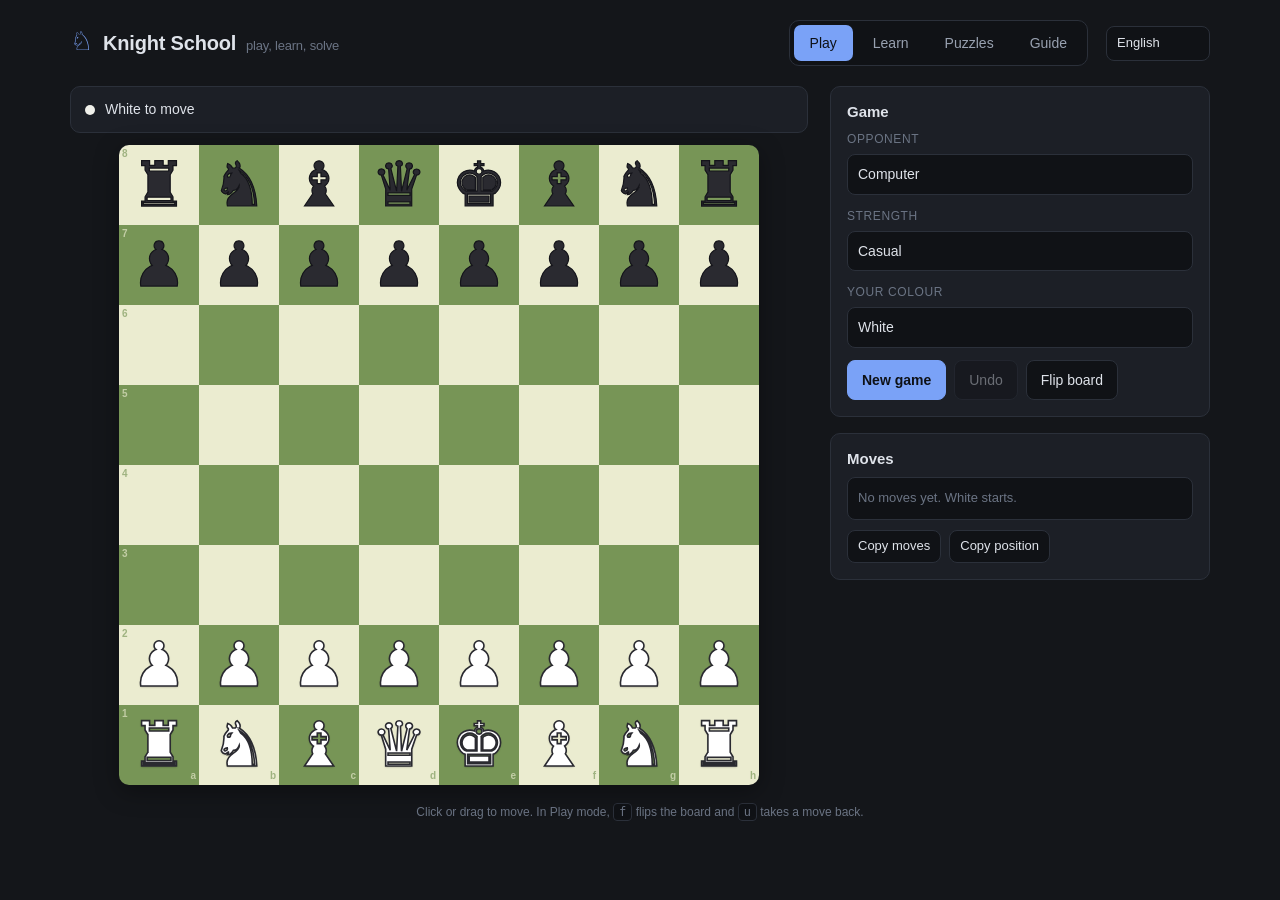
<file: index.html>
<!DOCTYPE html>
<html lang="en" dir="ltr">
<head>
<meta charset="utf-8">
<meta name="viewport" content="width=device-width, initial-scale=1, viewport-fit=cover">
<title>Knight School</title>
<meta name="description" content="A complete chess game with an interactive course: how the pieces move, the special rules, tactics, mating patterns, openings and endgames.">
<meta name="theme-color" content="#14161a">
<link rel="stylesheet" href="css/style.css">
<link rel="manifest" href="manifest.json">
<link rel="icon" href="favicon.ico" sizes="any">
<link rel="apple-touch-icon" href="icon-192.png">
</head>
<body>

<div class="app">

  <header class="topbar">
    <div class="brand">
      <span class="logo">&#9816;</span>
      <span data-i18n="app.name">Knight School</span>
      <span class="sub" data-i18n="app.tagline">play, learn, solve</span>
    </div>

    <nav class="tabs" role="tablist" aria-label="Mode">
      <button class="tab" role="tab" data-mode="play" data-i18n="tab.play" aria-selected="true">Play</button>
      <button class="tab" role="tab" data-mode="learn" data-i18n="tab.learn" aria-selected="false">Learn</button>
      <button class="tab" role="tab" data-mode="puzzles" data-i18n="tab.puzzles" aria-selected="false">Puzzles</button>
      <button class="tab" role="tab" data-mode="guide" data-i18n="tab.guide" aria-selected="false">Guide</button>
    </nav>

    <div class="lang">
      <label class="visually-hidden" for="language" data-i18n="lang.label">Language</label>
      <select id="language" aria-label="Language"></select>
    </div>
  </header>

  <main class="layout">
    <section class="board-area">
      <div class="status" id="status" role="status" aria-live="polite">
        <span class="dot w"></span><span data-i18n="status.loading">Loading…</span>
      </div>

      <div class="captured" id="captured-top" aria-hidden="true"></div>

      <div class="board-wrap">
        <div id="board" aria-label="Chess board"></div>
      </div>

      <div class="captured" id="captured-bottom" aria-hidden="true"></div>
    </section>

    <aside class="side" id="side"></aside>
  </main>

  <p class="footnote" data-i18n-html="footnote">
    Click or drag to move. In Play mode, <span class="kbd">f</span> flips the board and
    <span class="kbd">u</span> takes a move back.
  </p>

</div>

<script src="js/i18n.js"></script>
<script src="js/engine.js"></script>
<script src="js/ai.js"></script>
<script src="js/board.js"></script>
<script src="js/lessons.js"></script>
<script src="js/puzzles.js"></script>
<script src="js/guide.js"></script>
<script src="js/app.js"></script>
<script>
  /*
   * Registers the offline cache only when it can actually do something:
   * service workers require a secure origin, which file:// never is (that
   * copy already works offline with no help, since it makes no network calls)
   * and which localhost is exempted into for local testing.
   */
  if ('serviceWorker' in navigator && location.protocol !== 'file:') {
    window.addEventListener('load', function () {
      navigator.serviceWorker.register('sw.js').catch(function (err) {
        /* A blocked or failed registration should not be fatal - the app
           still works online, it just will not work offline this time. */
        if (window.console) console.warn('Offline caching unavailable:', err);
      });
    });
  }
</script>

</body>
</html>
</file>
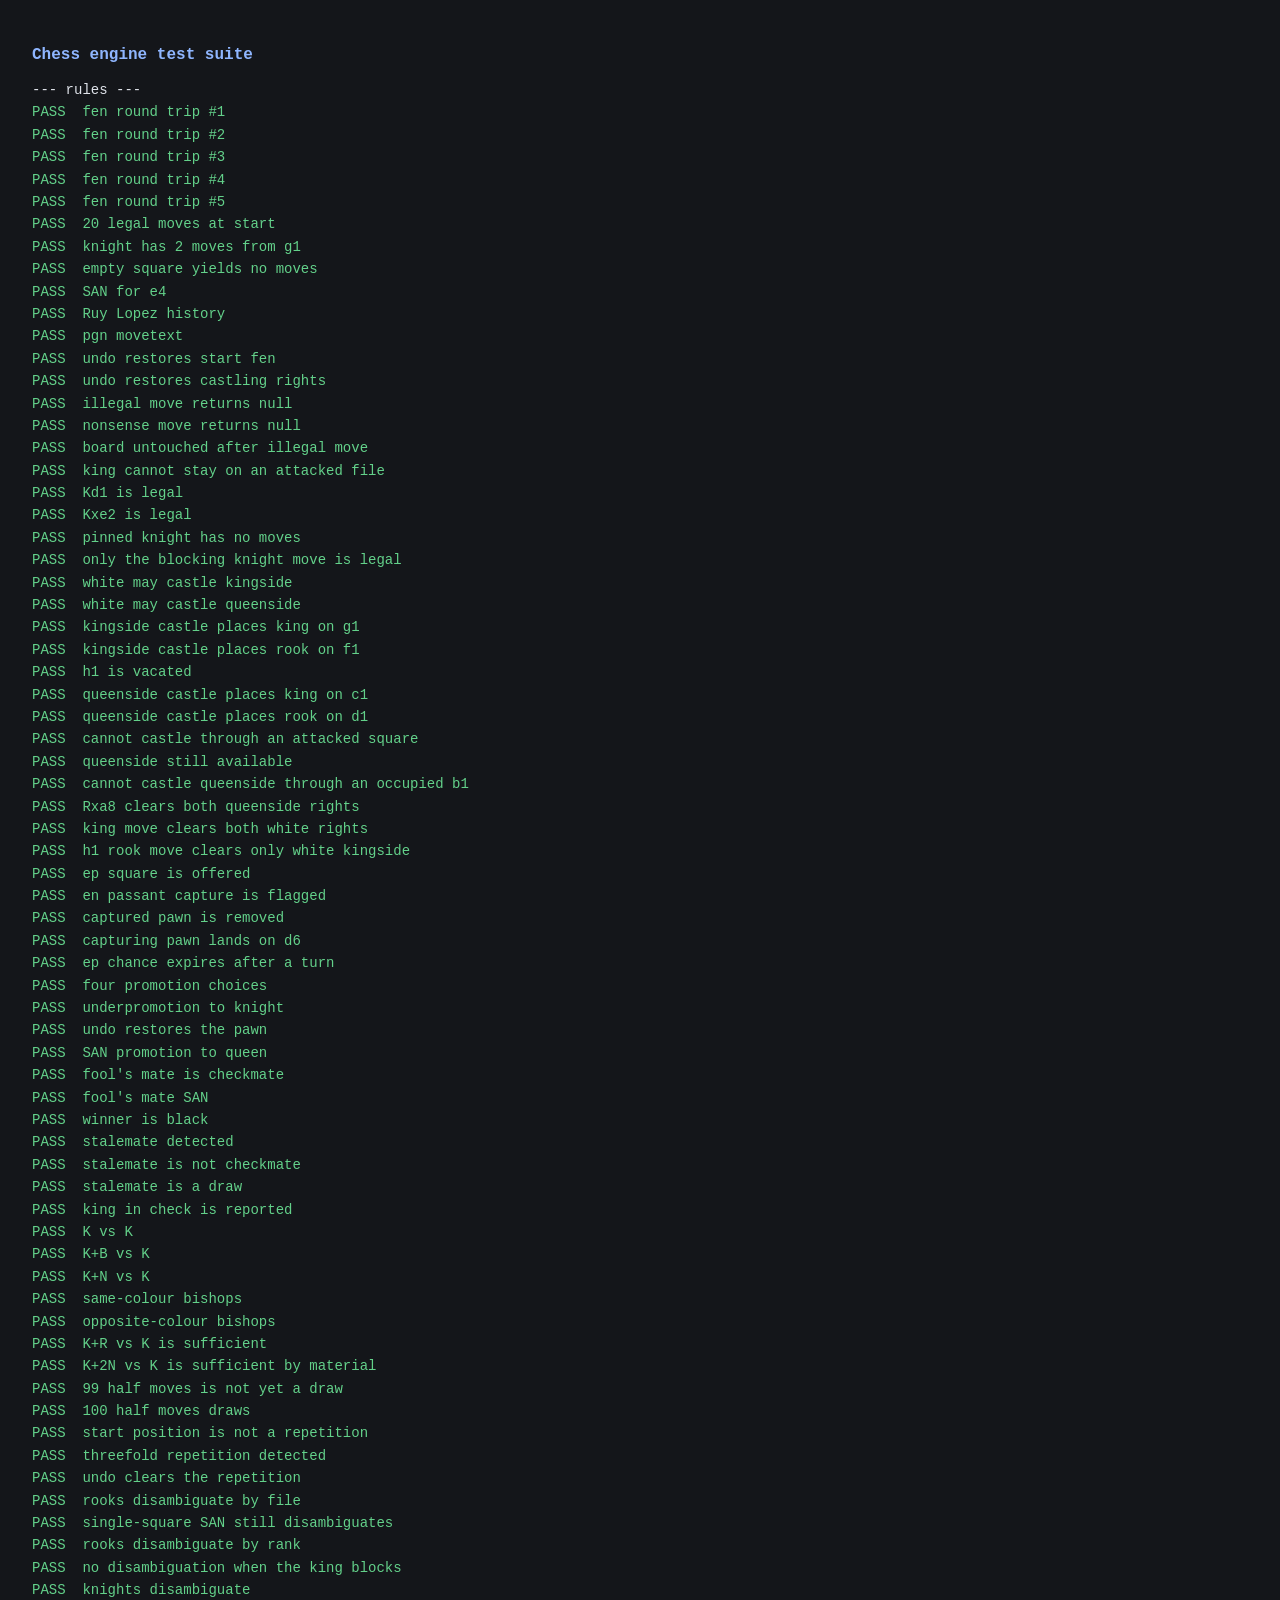
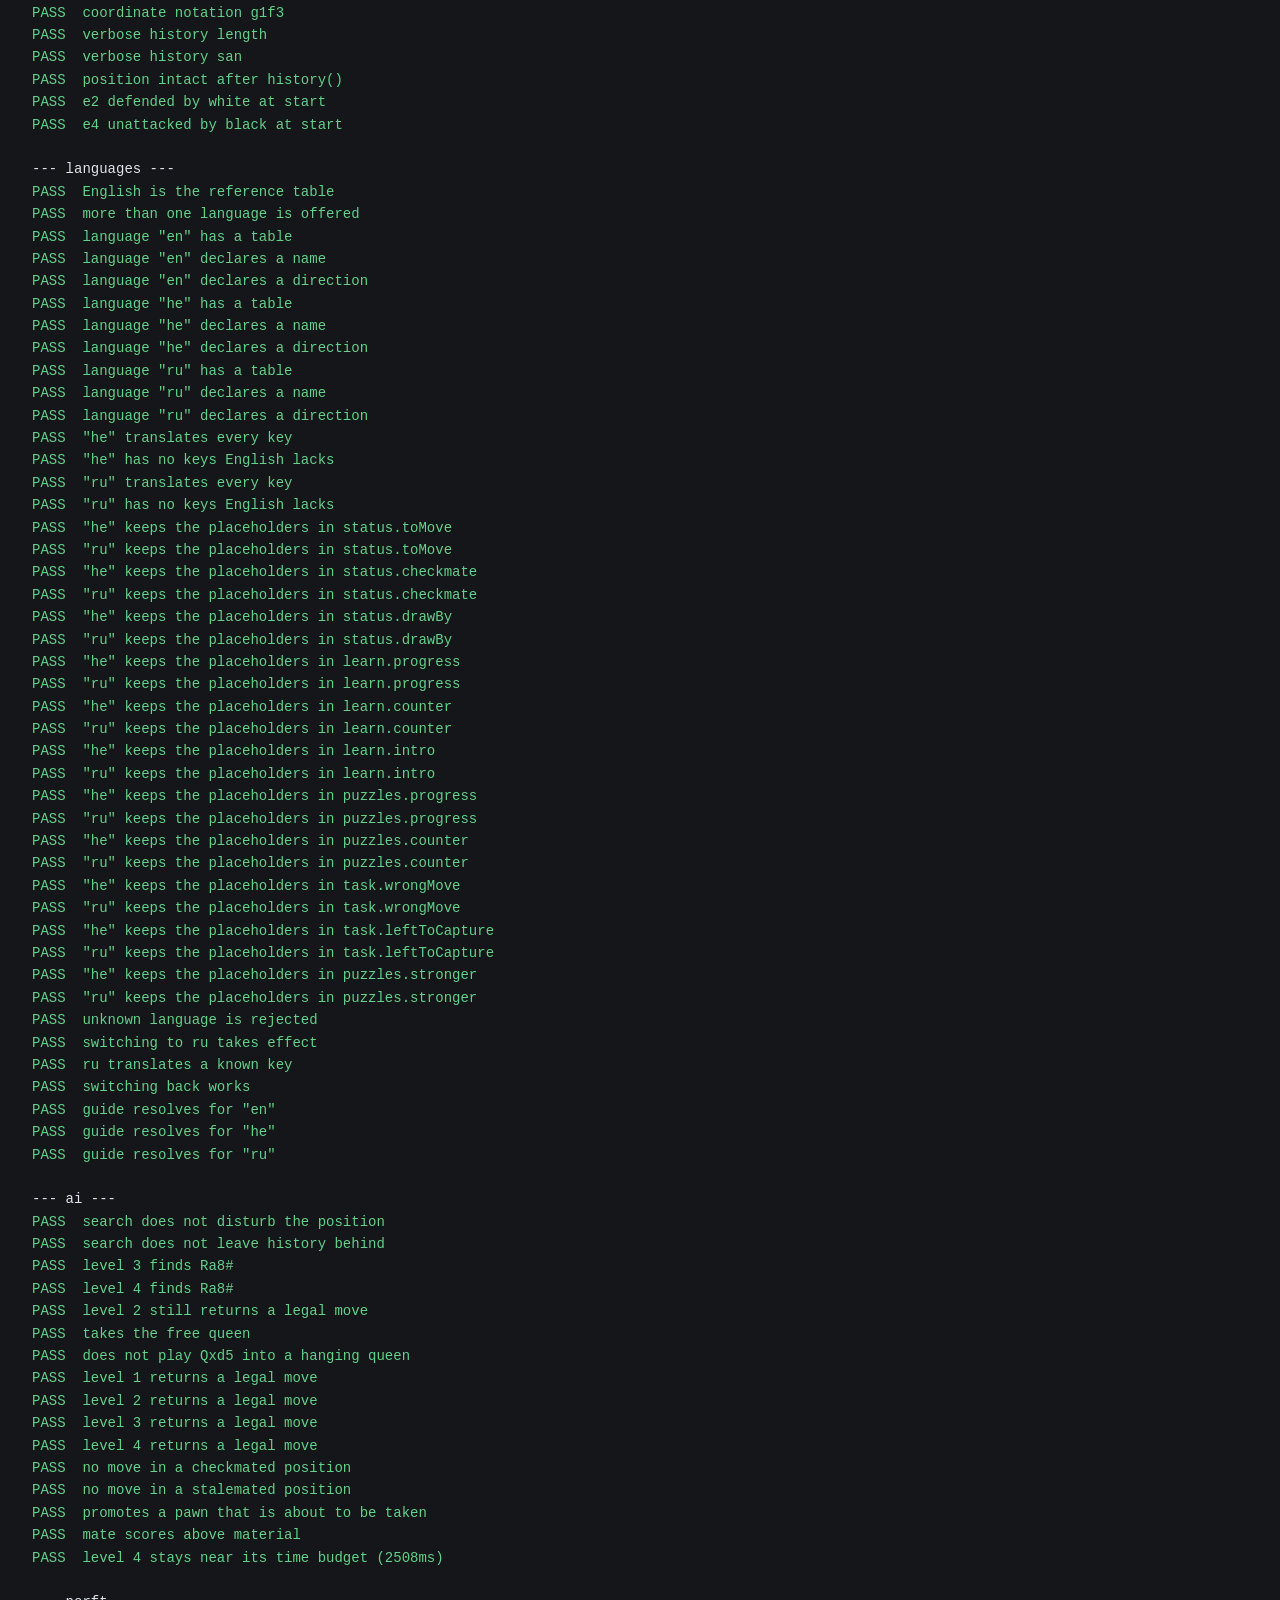
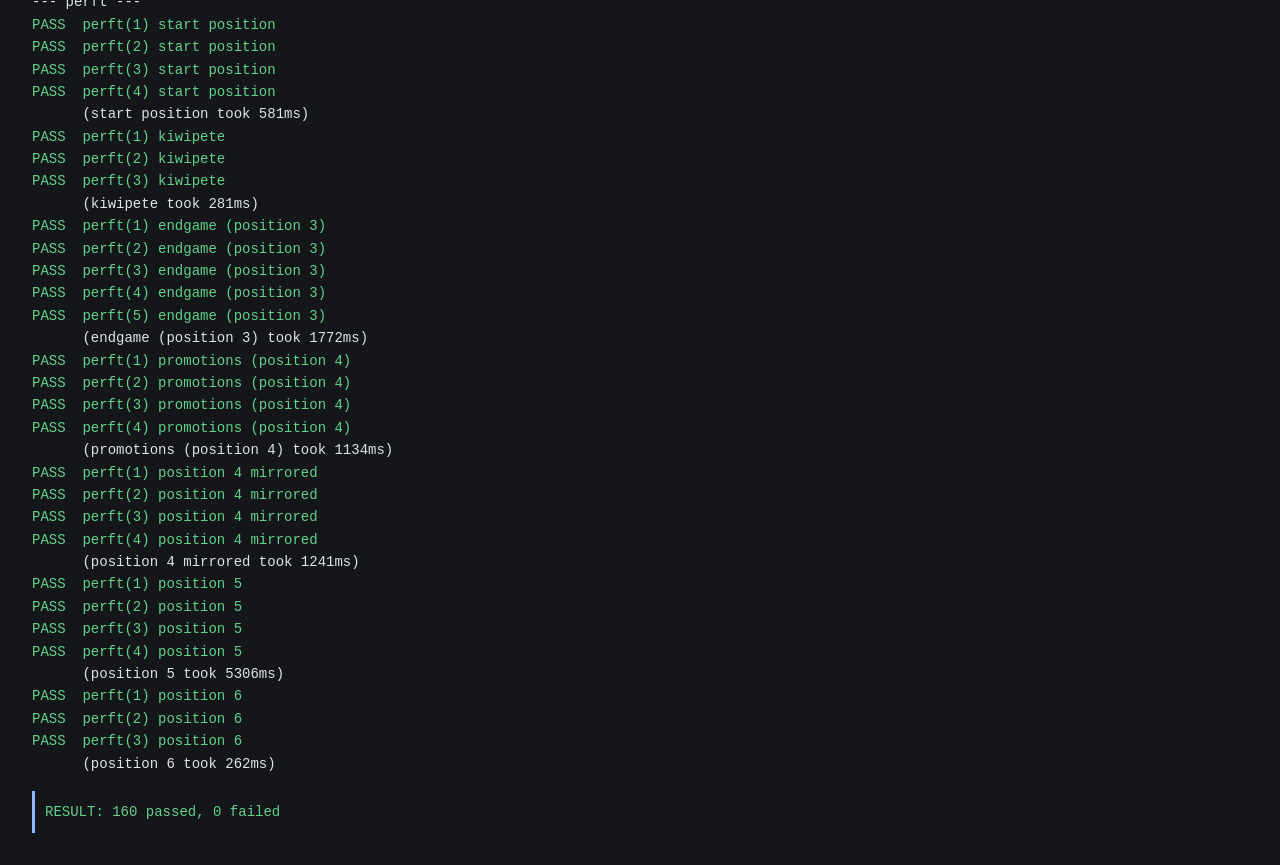
<file: tests.html>
<!DOCTYPE html>
<html lang="en">
<head>
<meta charset="utf-8">
<title>Chess engine tests</title>
<style>
  body { font: 14px/1.6 ui-monospace, "Cascadia Code", Consolas, monospace; background: #14161a; color: #dfe3ea; padding: 24px; }
  h1 { font-size: 16px; color: #8fb6ff; }
  .pass { color: #63d18a; }
  .fail { color: #ff6b6b; font-weight: bold; }
  #summary { margin-top: 16px; padding: 10px; border-left: 3px solid #8fb6ff; }
  pre { white-space: pre-wrap; margin: 0; }
</style>
</head>
<body>
<h1>Chess engine test suite</h1>
<pre id="out">running…</pre>
<div id="summary"></div>

<script src="js/i18n.js"></script>
<script src="js/engine.js"></script>
<script src="js/ai.js"></script>
<script src="js/guide.js"></script>
<script>
(function () {
  'use strict';

  var out = document.getElementById('out');
  var lines = [];
  var passed = 0, failed = 0;

  function log(s, cls) {
    lines.push(cls ? '<span class="' + cls + '">' + s + '</span>' : s);
    out.innerHTML = lines.join('\n');
  }

  function eq(label, actual, expected) {
    if (String(actual) === String(expected)) {
      passed++;
      log('PASS  ' + label, 'pass');
    } else {
      failed++;
      log('FAIL  ' + label + '\n        expected: ' + expected + '\n        actual:   ' + actual, 'fail');
    }
  }

  function ok(label, value) { eq(label, !!value, true); }

  /* ---------------------------------------------------------------- */
  /* Unit tests                                                        */
  /* ---------------------------------------------------------------- */
  function unitTests() {
    log('--- rules ---');
    var c;

    /* FEN round trip */
    var fens = [
      Chess.DEFAULT_FEN,
      'r3k2r/p1ppqpb1/bn2pnp1/3PN3/1p2P3/2N2Q1p/PPPBBPPP/R3K2R w KQkq - 0 1',
      '8/2p5/3p4/KP5r/1R3p1k/8/4P1P1/8 w - - 0 1',
      'rnbq1k1r/pp1Pbppp/2p5/8/2B5/8/PPP1NnPP/RNBQK2R w KQ - 1 8',
      '4k3/8/8/8/8/8/8/4K2R w K - 0 1'
    ];
    for (var i = 0; i < fens.length; i++) {
      eq('fen round trip #' + (i + 1), new Chess(fens[i]).fen(), fens[i]);
    }

    /* Opening move counts */
    c = new Chess();
    eq('20 legal moves at start', c.moves().length, 20);
    eq('knight has 2 moves from g1', c.moves({ square: 'g1' }).length, 2);
    eq('empty square yields no moves', c.moves({ square: 'e5' }).length, 0);

    /* Basic play + SAN */
    c = new Chess();
    eq('SAN for e4', c.move('e4').san, 'e4');
    c.move('e5'); c.move('Nf3'); c.move('Nc6'); c.move('Bb5');
    eq('Ruy Lopez history', c.history().join(' '), 'e4 e5 Nf3 Nc6 Bb5');
    eq('pgn movetext', c.pgn(), '1. e4 e5 2. Nf3 Nc6 3. Bb5');

    /* Undo restores the position exactly */
    c = new Chess();
    var before = c.fen();
    c.move('e4');
    c.undo();
    eq('undo restores start fen', c.fen(), before);

    c = new Chess('r3k2r/p1ppqpb1/bn2pnp1/3PN3/1p2P3/2N2Q1p/PPPBBPPP/R3K2R w KQkq - 0 1');
    before = c.fen();
    c.move('O-O');
    c.undo();
    eq('undo restores castling rights', c.fen(), before);

    /* Illegal moves are rejected, not thrown */
    c = new Chess();
    eq('illegal move returns null', c.move('e5'), null);
    eq('nonsense move returns null', c.move('zz9'), null);
    eq('board untouched after illegal move', c.fen(), Chess.DEFAULT_FEN);

    /* Moving into check is illegal */
    c = new Chess('4k3/8/8/8/8/8/4r3/4K3 w - - 0 1');
    ok('king cannot stay on an attacked file', c.moves().indexOf('Ke1') === -1);
    ok('Kd1 is legal', c.moves().indexOf('Kd1') > -1);
    ok('Kxe2 is legal', c.moves().indexOf('Kxe2') > -1);

    /* Pinned pieces cannot move: rook e7 pins knight e2 against king e1 */
    c = new Chess('4k3/4r3/8/8/8/8/4N3/4K3 w - - 0 1');
    eq('pinned knight has no moves', c.moves({ square: 'e2' }).length, 0);

    /* Blocking a check is legal even when the piece is otherwise free */
    c = new Chess('4k3/8/8/8/8/8/4N3/4K2r w - - 0 1');
    eq('only the blocking knight move is legal', c.moves({ square: 'e2' }).join(''), 'Ng1');

    /* Castling */
    c = new Chess('r3k2r/8/8/8/8/8/8/R3K2R w KQkq - 0 1');
    ok('white may castle kingside', c.moves().indexOf('O-O') > -1);
    ok('white may castle queenside', c.moves().indexOf('O-O-O') > -1);
    c.move('O-O');
    eq('kingside castle places king on g1', c.get('g1').type, 'k');
    eq('kingside castle places rook on f1', c.get('f1').type, 'r');
    eq('h1 is vacated', c.get('h1'), null);

    c = new Chess('r3k2r/8/8/8/8/8/8/R3K2R w KQkq - 0 1');
    c.move('O-O-O');
    eq('queenside castle places king on c1', c.get('c1').type, 'k');
    eq('queenside castle places rook on d1', c.get('d1').type, 'r');

    /* Castling is blocked through check */
    c = new Chess('4k3/8/8/8/8/8/5r2/R3K2R w KQ - 0 1');
    ok('cannot castle through an attacked square', c.moves().indexOf('O-O') === -1);
    ok('queenside still available', c.moves().indexOf('O-O-O') > -1);

    c = new Chess('4k3/8/8/8/8/8/8/Rb2K2R w KQ - 0 1');
    ok('cannot castle queenside through an occupied b1', c.moves().indexOf('O-O-O') === -1);

    /* Castling rights are lost when a rook moves or is captured. Rxa8 does
       both at once: white's own a1 rook leaves, and black's a8 rook dies. */
    c = new Chess('r3k2r/8/8/8/8/8/8/R3K2R w KQkq - 0 1');
    c.move('Rxa8');
    eq('Rxa8 clears both queenside rights', c.fen().split(' ')[2], 'Kk');

    c = new Chess('r3k2r/8/8/8/8/8/8/R3K2R w KQkq - 0 1');
    c.move('Ke2');
    eq('king move clears both white rights', c.fen().split(' ')[2], 'kq');

    c = new Chess('r3k2r/8/8/8/8/8/8/R3K2R w KQkq - 0 1');
    c.move('Rh2');
    eq('h1 rook move clears only white kingside', c.fen().split(' ')[2], 'Qkq');

    /* En passant */
    c = new Chess('4k3/3p4/8/4P3/8/8/8/4K3 b - - 0 1');
    c.move('d5');
    eq('ep square is offered', c.fen().split(' ')[3], 'd6');
    var ep = c.move('exd6');
    ok('en passant capture is flagged', ep && ep.isEnPassant);
    eq('captured pawn is removed', c.get('d5'), null);
    eq('capturing pawn lands on d6', c.get('d6').color, 'w');

    /* En passant is only available immediately */
    c = new Chess('4k3/3p4/8/4P3/8/8/8/4K3 b - - 0 1');
    c.move('d5'); c.move('Ke2'); c.move('Ke7');
    ok('ep chance expires after a turn', c.moves().indexOf('exd6') === -1);

    /* Promotion */
    c = new Chess('4k3/P7/8/8/8/8/8/4K3 w - - 0 1');
    eq('four promotion choices', c.moves({ square: 'a7' }).length, 4);
    c.move({ from: 'a7', to: 'a8', promotion: 'n' });
    eq('underpromotion to knight', c.get('a8').type, 'n');
    c.undo();
    eq('undo restores the pawn', c.get('a7').type, 'p');
    c.move('a8=Q');
    eq('SAN promotion to queen', c.get('a8').type, 'q');

    /* Check, checkmate, stalemate */
    c = new Chess();
    c.move('f3'); c.move('e5'); c.move('g4'); c.move('Qh4');
    ok("fool's mate is checkmate", c.isCheckmate());
    eq("fool's mate SAN", c.history().pop(), 'Qh4#');
    eq('winner is black', c.gameResult().winner, 'b');

    c = new Chess('7k/5Q2/6K1/8/8/8/8/8 b - - 0 1');
    ok('stalemate detected', c.isStalemate());
    ok('stalemate is not checkmate', !c.isCheckmate());
    eq('stalemate is a draw', c.gameResult().reason, 'stalemate');

    c = new Chess('4k3/8/8/8/8/8/4q3/4K3 w - - 0 1');
    ok('king in check is reported', c.inCheck());

    /* Insufficient material */
    ok('K vs K', new Chess('4k3/8/8/8/8/8/8/4K3 w - - 0 1').isInsufficientMaterial());
    ok('K+B vs K', new Chess('4k3/8/8/8/8/8/8/3BK3 w - - 0 1').isInsufficientMaterial());
    ok('K+N vs K', new Chess('4k3/8/8/8/8/8/8/3NK3 w - - 0 1').isInsufficientMaterial());
    /* c8 and f1 are both light squares, so neither bishop can ever mate. */
    ok('same-colour bishops', new Chess('2b1k3/8/8/8/8/8/8/4KB2 w - - 0 1').isInsufficientMaterial());
    /* c8 is light and c1 is dark, so this pair is not automatically drawn. */
    ok('opposite-colour bishops', !new Chess('2b1k3/8/8/8/8/8/8/2B1K3 w - - 0 1').isInsufficientMaterial());
    ok('K+R vs K is sufficient', !new Chess('4k3/8/8/8/8/8/8/3RK3 w - - 0 1').isInsufficientMaterial());
    ok('K+2N vs K is sufficient by material', !new Chess('4k3/8/8/8/8/8/8/2NNK3 w - - 0 1').isInsufficientMaterial());

    /* Fifty-move rule */
    ok('99 half moves is not yet a draw', !new Chess('4k3/8/8/8/8/8/R7/4K3 w - - 99 60').isFiftyMoveDraw());
    ok('100 half moves draws', new Chess('4k3/8/8/8/8/8/R7/4K3 w - - 100 60').isFiftyMoveDraw());

    /* Threefold repetition: knights shuffle back and forth */
    c = new Chess();
    ok('start position is not a repetition', !c.isThreefoldRepetition());
    var cycle = ['Nf3', 'Nf6', 'Ng1', 'Ng8'];
    for (i = 0; i < 8; i++) c.move(cycle[i % 4]);
    ok('threefold repetition detected', c.isThreefoldRepetition());
    c.undo();
    ok('undo clears the repetition', !c.isThreefoldRepetition());

    /* SAN disambiguation: two rooks on rank 1 with a clear path between them */
    c = new Chess('4k3/8/8/8/8/8/4K3/R6R w - - 0 1');
    var all = c.moves();
    ok('rooks disambiguate by file', all.indexOf('Rab1') > -1 && all.indexOf('Rhb1') > -1);

    /* Filtering by square must not lose the disambiguating letter */
    eq('single-square SAN still disambiguates',
       c.moves({ square: 'a1' }).indexOf('Rab1') > -1, true);

    /* Same file, so the rank is what separates them */
    c = new Chess('7k/8/8/R7/8/8/8/R3K3 w - - 0 1');
    all = c.moves();
    ok('rooks disambiguate by rank', all.indexOf('R1a3') > -1 && all.indexOf('R5a3') > -1);

    /* An unambiguous rook move carries no extra letter */
    c = new Chess('4k3/8/8/8/8/8/8/R3K2R w - - 0 1');
    ok('no disambiguation when the king blocks', c.moves({ square: 'a1' }).indexOf('Rb1') > -1);

    c = new Chess('4k3/8/8/8/8/2N1N3/8/4K3 w - - 0 1');
    ok('knights disambiguate', c.moves().indexOf('Ncd5') > -1 && c.moves().indexOf('Ned5') > -1);

    /* Coordinate notation accepted */
    c = new Chess();
    eq('coordinate notation g1f3', c.move('g1f3').san, 'Nf3');

    /* History with verbose flag survives replay */
    c = new Chess();
    c.move('e4'); c.move('c5'); c.move('Nf3');
    var h = c.history({ verbose: true });
    eq('verbose history length', h.length, 3);
    eq('verbose history san', h[2].san, 'Nf3');
    eq('position intact after history()', c.fen(), 'rnbqkbnr/pp1ppppp/8/2p5/4P3/5N2/PPPP1PPP/RNBQKB1R b KQkq - 1 2');

    /* isAttacked */
    c = new Chess();
    ok('e2 defended by white at start', c.isAttacked('e2', 'w'));
    ok('e4 unattacked by black at start', !c.isAttacked('e4', 'b'));
  }

  /* ---------------------------------------------------------------- */
  /* Languages                                                         */
  /* ---------------------------------------------------------------- */
  function languageTests() {
    log('');
    log('--- languages ---');

    var report = I18n.audit();
    var code;

    ok('English is the reference table', I18n.has('en'));
    ok('more than one language is offered', I18n.languages.length > 1);

    for (var i = 0; i < I18n.languages.length; i++) {
      var language = I18n.languages[i];
      ok('language "' + language.code + '" has a table', I18n.has(language.code));
      ok('language "' + language.code + '" declares a name', !!language.name);
      ok('language "' + language.code + '" declares a direction',
         language.dir === 'ltr' || language.dir === 'rtl');
    }

    /* Every advertised language must be complete: a half-translated table
       still renders, because missing keys fall back to English, so nothing
       else would catch a gap. */
    for (code in report) {
      if (!Object.prototype.hasOwnProperty.call(report, code)) continue;
      eq('"' + code + '" translates every key',
         report[code].missing.length, 0);
      if (report[code].missing.length) {
        log('        missing: ' + report[code].missing.join(', '), 'fail');
      }
      eq('"' + code + '" has no keys English lacks', report[code].unknown.length, 0);
      if (report[code].unknown.length) {
        log('        unknown: ' + report[code].unknown.join(', '), 'fail');
      }
    }

    /* Placeholders have to survive translation or the text loses its number. */
    var placeholderKeys = ['status.toMove', 'status.checkmate', 'status.drawBy',
                           'learn.progress', 'learn.counter', 'learn.intro',
                           'puzzles.progress', 'puzzles.counter',
                           'task.wrongMove', 'task.leftToCapture', 'puzzles.stronger'];

    for (var k = 0; k < placeholderKeys.length; k++) {
      var key = placeholderKeys[k];
      var wanted = (I18n.t.call({}, key), null);
      /* Compare the set of {placeholders} in each language against English. */
      var reference = englishPlaceholders(key);
      for (var j = 0; j < I18n.languages.length; j++) {
        var lang = I18n.languages[j].code;
        if (lang === 'en') continue;
        eq('"' + lang + '" keeps the placeholders in ' + key,
           placeholdersFor(lang, key), reference);
      }
    }

    /* A language that is not defined must not be selectable. */
    ok('unknown language is rejected', !I18n.set('xx'));

    /* Switching languages round trips. */
    var original = I18n.current();
    I18n.set('ru');
    eq('switching to ru takes effect', I18n.current(), 'ru');
    eq('ru translates a known key', I18n.t('tab.play'), 'Игра');
    I18n.set(original);
    eq('switching back works', I18n.current(), original);

    /* The guide falls back rather than rendering an empty page. */
    for (var g = 0; g < I18n.languages.length; g++) {
      var guideCode = I18n.languages[g].code;
      var content = CHESS_GUIDE[guideCode] || CHESS_GUIDE.en;
      ok('guide resolves for "' + guideCode + '"', !!content && content.sections.length > 0);
    }
  }

  function placeholdersFor(code, key) {
    var previous = I18n.current();
    I18n.set(code);
    var raw = I18n.t(key);
    I18n.set(previous);
    return (raw.match(/\{\w+\}/g) || []).sort().join(',');
  }

  function englishPlaceholders(key) { return placeholdersFor('en', key); }

  /* ---------------------------------------------------------------- */
  /* AI                                                                */
  /* ---------------------------------------------------------------- */
  function aiTests() {
    log('');
    log('--- ai ---');

    var ai = new ChessAI(3);
    var c, result, i;

    /* Searching must leave the caller's game exactly as it found it. */
    c = new Chess();
    var before = c.fen();
    ai.findMove(c);
    eq('search does not disturb the position', c.fen(), before);
    eq('search does not leave history behind', c.historyLength(), 0);

    /* Back-rank mate in one. Only levels 3-4 have blunderChance 0, so only
       those two can be asserted to find it on every run - level 2 deliberately
       misses things sometimes (that is what "Casual" means), and asserting it
       always finds the mate was a flaky test, not a property of the AI. */
    var mateIn1 = '6k1/5ppp/8/8/8/8/5PPP/R5K1 w - - 0 1';
    for (i = 3; i <= 4; i++) {
      ai.setLevel(i);
      result = ai.findMove(new Chess(mateIn1));
      eq('level ' + i + ' finds Ra8#', result.from + result.to, 'a1a8');
    }

    ai.setLevel(2);
    result = ai.findMove(new Chess(mateIn1));
    ok('level 2 still returns a legal move', !!new Chess(mateIn1).move({ from: result.from, to: result.to, promotion: result.promotion }));

    /* A queen hanging on an open file */
    ai.setLevel(3);
    result = ai.findMove(new Chess('4k3/8/8/3q4/8/8/8/3RK3 w - - 0 1'));
    eq('takes the free queen', result.from + result.to, 'd1d5');

    /* Do not take a defended pawn with the queen and lose her */
    ai.setLevel(4);
    result = ai.findMove(new Chess('rnbqkbnr/ppp1pppp/8/3p4/8/4P3/PPPP1PPP/RNBQKBNR w KQkq - 0 2'));
    ok('does not play Qxd5 into a hanging queen', !(result.from === 'd1' && result.to === 'd5'));

    /* Every level returns a legal move from the opening position */
    for (i = 1; i <= 4; i++) {
      ai.setLevel(i);
      c = new Chess();
      result = ai.findMove(c);
      ok('level ' + i + ' returns a legal move', !!c.move({ from: result.from, to: result.to, promotion: result.promotion }));
    }

    /* Nothing to play once the game is over */
    ai.setLevel(3);
    eq('no move in a checkmated position', ai.findMove(new Chess('rnb1kbnr/pppp1ppp/8/4p3/6Pq/5P2/PPPPP2P/RNBQKBNR w KQkq - 1 3')), null);
    eq('no move in a stalemated position', ai.findMove(new Chess('7k/5Q2/6K1/8/8/8/8/8 b - - 0 1')), null);

    /* Promotion is handled through the search's move descriptor. The rook on
       b7 takes the pawn next move, so promoting now is the only way to keep
       it - an unstoppable pawn would be a weak test, since delaying costs
       nothing and the score would be a coin flip. */
    ai.setLevel(3);
    c = new Chess('7k/Pr6/8/8/8/7K/8/8 w - - 0 1');
    result = ai.findMove(c);
    ok('promotes a pawn that is about to be taken',
       result.to === 'a8' && result.promotion === 'q');

    /* Mate is preferred over merely winning material */
    ai.setLevel(4);
    result = ai.findMove(new Chess('6k1/5ppp/8/8/8/8/5PPP/R5K1 w - - 0 1'));
    ok('mate scores above material', result.score > 50000);

    /* The strong level should respect its time budget */
    var started = Date.now();
    ai.setLevel(4);
    ai.findMove(new Chess('r1bqkbnr/pppp1ppp/2n5/4p3/2B1P3/5N2/PPPP1PPP/RNBQK2R w KQkq - 4 4'));
    var elapsed = Date.now() - started;
    ok('level 4 stays near its time budget (' + elapsed + 'ms)', elapsed < 6000);
  }

  /* ---------------------------------------------------------------- */
  /* Perft — the real proof that move generation is correct            */
  /* ---------------------------------------------------------------- */
  var PERFT = [
    { name: 'start position', fen: Chess.DEFAULT_FEN,
      counts: [20, 400, 8902, 197281] },
    { name: 'kiwipete', fen: 'r3k2r/p1ppqpb1/bn2pnp1/3PN3/1p2P3/2N2Q1p/PPPBBPPP/R3K2R w KQkq - 0 1',
      counts: [48, 2039, 97862] },
    { name: 'endgame (position 3)', fen: '8/2p5/3p4/KP5r/1R3p1k/8/4P1P1/8 w - - 0 1',
      counts: [14, 191, 2812, 43238, 674624] },
    { name: 'promotions (position 4)', fen: 'r3k2r/Pppp1ppp/1b3nbN/nP6/BBP1P3/q4N2/Pp1P2PP/R2Q1RK1 w kq - 0 1',
      counts: [6, 264, 9467, 422333] },
    { name: 'position 4 mirrored', fen: 'r2q1rk1/pP1p2pp/Q4n2/bbp1p3/Np6/1B3NBn/pPPP1PPP/R3K2R b KQ - 0 1',
      counts: [6, 264, 9467, 422333] },
    { name: 'position 5', fen: 'rnbq1k1r/pp1Pbppp/2p5/8/2B5/8/PPP1NnPP/RNBQK2R w KQ - 1 8',
      counts: [44, 1486, 62379, 2103487] },
    { name: 'position 6', fen: 'r4rk1/1pp1qppp/p1np1n2/2b1p1B1/2B1P1b1/P1NP1N2/1PP1QPPP/R4RK1 w - - 0 10',
      counts: [46, 2079, 89890] }
  ];

  var perftIndex = 0;

  function runOnePerft() {
    if (perftIndex >= PERFT.length) return finish();

    var test = PERFT[perftIndex++];
    var game = new Chess(test.fen);
    var started = Date.now();

    for (var d = 0; d < test.counts.length; d++) {
      eq('perft(' + (d + 1) + ') ' + test.name, game.perft(d + 1), test.counts[d]);
    }
    log('      (' + test.name + ' took ' + (Date.now() - started) + 'ms)');

    setTimeout(runOnePerft, 0);
  }

  function finish() {
    var el = document.getElementById('summary');
    el.innerHTML = '<span class="' + (failed ? 'fail' : 'pass') + '">RESULT: ' +
      passed + ' passed, ' + failed + ' failed</span>';
    window.__testsDone = true;
    window.__testsFailed = failed;
  }

  try {
    unitTests();
    languageTests();
    aiTests();
    log('');
    log('--- perft ---');
    setTimeout(runOnePerft, 0);
  } catch (err) {
    failed++;
    log('EXCEPTION: ' + (err && err.stack ? err.stack : err), 'fail');
    finish();
  }
})();
</script>
</body>
</html>
</file>
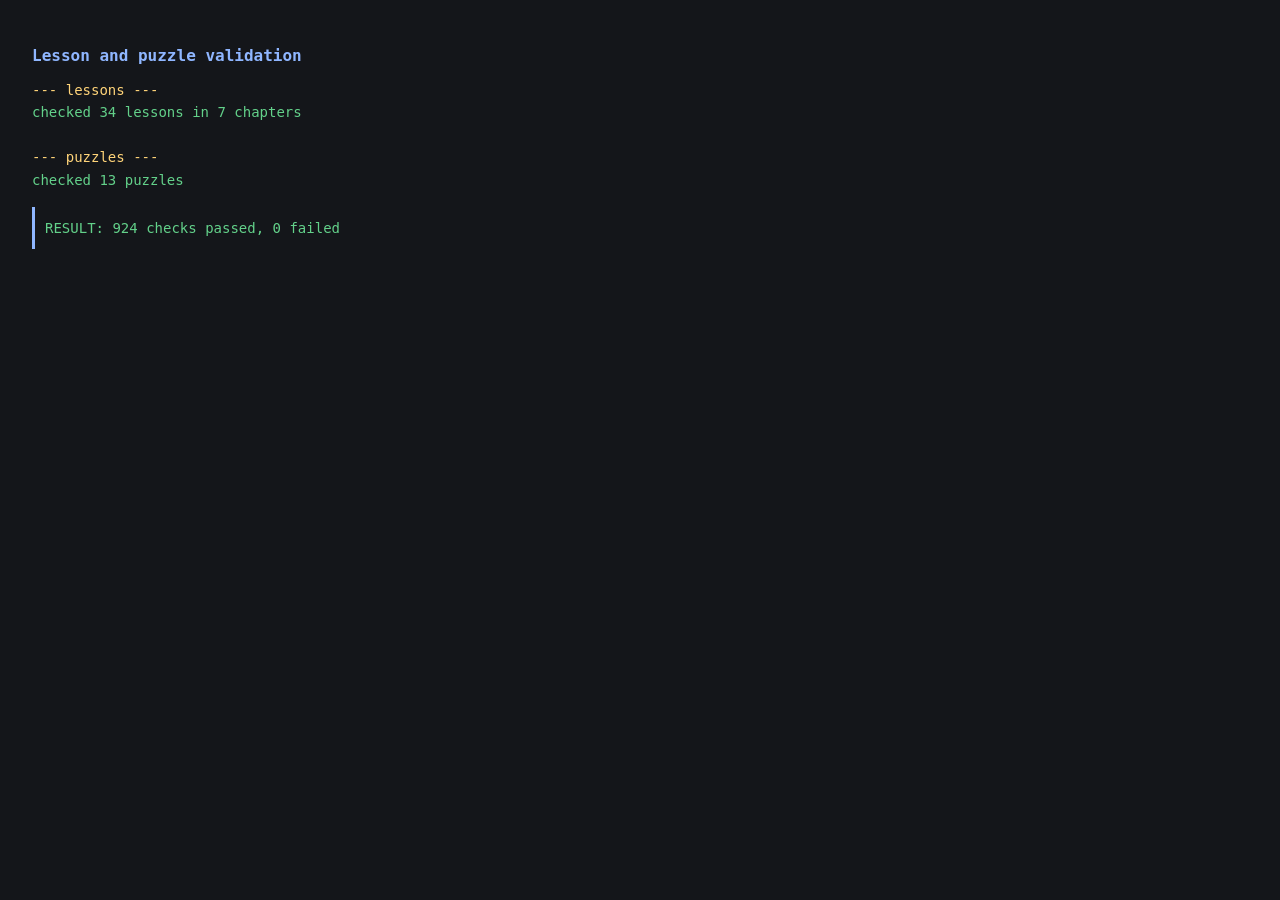
<file: validate.html>
<!DOCTYPE html>
<html lang="en">
<head>
<meta charset="utf-8">
<title>Curriculum validation</title>
<style>
  body { font: 14px/1.6 ui-monospace, "Cascadia Code", Consolas, monospace; background: #14161a; color: #dfe3ea; padding: 24px; }
  h1 { font-size: 16px; color: #8fb6ff; }
  .pass { color: #63d18a; }
  .fail { color: #ff6b6b; font-weight: bold; }
  .head { color: #ffd479; margin-top: 10px; }
  #summary { margin-top: 16px; padding: 10px; border-left: 3px solid #8fb6ff; }
  pre { white-space: pre-wrap; margin: 0; }
</style>
</head>
<body>
<h1>Lesson and puzzle validation</h1>
<pre id="out">running…</pre>
<div id="summary"></div>

<script src="js/engine.js"></script>
<script src="js/ai.js"></script>
<script src="js/lessons.js"></script>
<script src="js/puzzles.js"></script>
<script>
(function () {
  'use strict';

  var out = document.getElementById('out');
  var lines = [];
  var passed = 0, failed = 0;

  function log(s, cls) {
    lines.push(cls ? '<span class="' + cls + '">' + s + '</span>' : s);
    out.innerHTML = lines.join('\n');
  }

  function check(label, condition, detail) {
    if (condition) { passed++; return true; }
    failed++;
    log('FAIL  ' + label + (detail ? '\n        ' + detail : ''), 'fail');
    return false;
  }

  /* Rebuild a FEN with a different side to move - drills let the learner keep
     playing while the opponent stays put, which is not a legal turn order. */
  function forceTurn(fen, color) {
    var f = fen.split(' ');
    f[1] = color;
    f[3] = '-';
    return f.join(' ');
  }

  function countPieces(game, color, excludeKing, onlyType) {
    var rows = game.board();
    var n = 0;
    for (var r = 0; r < 8; r++) {
      for (var c = 0; c < 8; c++) {
        var p = rows[r][c];
        if (!p || p.color !== color) continue;
        if (excludeKing && p.type === 'k') continue;
        if (onlyType && p.type !== onlyType) continue;
        n++;
      }
    }
    return n;
  }

  /* --- position sanity --------------------------------------------- */

  function validatePosition(id, fen, requireBothKings) {
    var game;
    try {
      game = new Chess(fen);
    } catch (err) {
      check(id + ': FEN parses', false, String(err));
      return null;
    }

    check(id + ': FEN round trips', game.fen() === fen,
          'wrote ' + fen + '\n        got   ' + game.fen());

    if (requireBothKings) {
      check(id + ': both kings on the board',
            !!game.kingSquare('w') && !!game.kingSquare('b'));
    }

    /* If the side that is NOT to move is in check, the position could never
       have arisen - the previous move would have been illegal. */
    var idle = game.turn() === 'w' ? 'b' : 'w';
    var idleKing = game.kingSquare(idle);
    if (idleKing) {
      check(id + ': side not to move is not in check',
            !game.isAttacked(idleKing, game.turn()),
            'the ' + (idle === 'w' ? 'white' : 'black') + ' king on ' + idleKing + ' is attacked');
    }

    return game;
  }

  /* --- move sequences ---------------------------------------------- */

  /* Plays a list of SAN moves, asserting each is legal and that the notation
     written in the curriculum matches exactly what the engine produces. */
  function playSequence(id, game, moves, label) {
    for (var i = 0; i < moves.length; i++) {
      var written = moves[i];
      var result = game.move(written);

      if (!check(id + ': ' + label + '[' + i + '] "' + written + '" is legal', !!result,
                 'position: ' + game.fen() + '\n        legal here: ' + game.moves().join(' '))) {
        return false;
      }

      check(id + ': ' + label + '[' + i + '] notation is exactly "' + written + '"',
            result.san === written,
            'engine writes it as "' + result.san + '"');

      if (written.indexOf('#') > -1) {
        check(id + ': ' + label + '[' + i + '] "' + written + '" really is checkmate', game.isCheckmate());
      } else if (written.indexOf('+') > -1) {
        check(id + ': ' + label + '[' + i + '] "' + written + '" really is check',
              game.inCheck() && !game.isCheckmate());
      } else {
        check(id + ': ' + label + '[' + i + '] "' + written + '" is correctly unmarked',
              !game.inCheck(), 'it actually gives check');
      }
    }
    return true;
  }

  /* --- capture drills ----------------------------------------------- */

  /* Depth-first proof that the drill piece really can take everything on its
     own, with the opponent frozen the way the app freezes it. */
  function drillSolvable(fen, pieceType, seen) {
    seen = seen || {};
    if (seen[fen]) return false;
    seen[fen] = true;

    var game = new Chess(fen);
    if (countPieces(game, 'b', true) === 0) return true;

    var moves = game.moves({ verbose: true });
    for (var i = 0; i < moves.length; i++) {
      if (!moves[i].isCapture || moves[i].piece !== pieceType) continue;
      var next = new Chess(fen);
      next.move(moves[i].san);
      if (drillSolvable(forceTurn(next.fen(), 'w'), pieceType, seen)) return true;
    }
    return false;
  }

  /* --- task validation --------------------------------------------- */

  function validateTask(id, startFen, task, setup) {
    var game = new Chess(startFen);

    if (setup && setup.length) {
      if (!playSequence(id, game, setup, 'setup')) return;
    }

    if (task.type === 'captureAll') {
      check(id + ': drill names the piece that does the work', !!task.piece);
      check(id + ': drill has enemy pieces to capture', countPieces(game, 'b', true) > 0);
      check(id + ': drill has exactly one of the drilled piece',
            countPieces(game, 'w', true, task.piece) === 1,
            'found ' + countPieces(game, 'w', true, task.piece));
      check(id + ': drill is solvable with the ' + task.piece + ' alone',
            drillSolvable(forceTurn(game.fen(), 'w'), task.piece));
      return;
    }

    if (task.type === 'mate') {
      check(id + ': mate practice is not already over', !game.isGameOver());
      check(id + ': mate practice has mating material', !game.isInsufficientMaterial());
      check(id + ': mate practice starts with the learner to move', game.turn() === 'w');
      return;
    }

    if (task.type === 'line') {
      check(id + ': line is not empty', task.line && task.line.length > 0);
      if (!task.line || !task.line.length) return;

      /* Alternatives have to be legal in the position they are offered in,
         so check them before the scripted move is played. */
      var accept = task.accept || {};
      for (var key in accept) {
        if (!Object.prototype.hasOwnProperty.call(accept, key)) continue;
        var plyIndex = parseInt(key, 10);
        check(id + ': accept key ' + key + ' is a learner ply', plyIndex % 2 === 0);

        if (accept[key] === '*') continue;

        var probe = new Chess(startFen);
        if (setup && setup.length) {
          for (var s = 0; s < setup.length; s++) probe.move(setup[s]);
        }
        var okToHere = true;
        for (var p = 0; p < plyIndex; p++) {
          if (!probe.move(task.line[p])) { okToHere = false; break; }
        }
        if (!okToHere) continue;

        for (var a = 0; a < accept[key].length; a++) {
          var alt = accept[key][a];
          var trial = new Chess(probe.fen());
          var res = trial.move(alt);
          check(id + ': alternative "' + alt + '" at ply ' + key + ' is legal', !!res,
                'legal here: ' + probe.moves().join(' '));
          if (res) {
            check(id + ': alternative "' + alt + '" notation matches', res.san === alt,
                  'engine writes it as "' + res.san + '"');
          }
        }
      }

      playSequence(id, game, task.line, 'line');

      /* A tactic that ends by winning material should not leave the learner
         in check or in a lost position - a cheap sanity net. */
      check(id + ': learner is not left in check at the end',
            !(game.turn() === 'w' && game.inCheck()),
            'final position: ' + game.fen());
    }
  }

  /* --- run ---------------------------------------------------------- */

  function run() {
    var seenIds = {};
    var i, j;

    log('--- lessons ---', 'head');

    var totalLessons = 0;
    for (i = 0; i < CHESS_CURRICULUM.length; i++) {
      var chapter = CHESS_CURRICULUM[i];
      check('chapter id "' + chapter.id + '" is unique', !seenIds['c:' + chapter.id]);
      seenIds['c:' + chapter.id] = true;
      check('chapter "' + chapter.id + '" has a title', !!chapter.title);
      check('chapter "' + chapter.id + '" has lessons', chapter.lessons && chapter.lessons.length > 0);

      for (j = 0; j < chapter.lessons.length; j++) {
        var lesson = chapter.lessons[j];
        var id = chapter.id + '/' + lesson.id;
        totalLessons++;

        check(id + ': id is unique', !seenIds[id]);
        seenIds[id] = true;
        check(id + ': has a title', !!lesson.title);
        check(id + ': has explanatory text', !!lesson.text && lesson.text.length > 40);

        var game = validatePosition(id, lesson.fen, !!lesson.task);
        if (!game) continue;

        if (lesson.orientation) {
          check(id + ': orientation is w or b', lesson.orientation === 'w' || lesson.orientation === 'b');
        }

        if (lesson.highlight) {
          for (var h = 0; h < lesson.highlight.length; h++) {
            check(id + ': highlight square "' + lesson.highlight[h] + '" exists',
                  Chess.SQUARES[lesson.highlight[h]] !== undefined);
          }
        }

        if (lesson.setup && !lesson.task) {
          playSequence(id, new Chess(lesson.fen), lesson.setup, 'setup');
        }

        if (lesson.demo) {
          var demoGame = new Chess(lesson.fen);
          if (lesson.setup) playSequence(id, demoGame, lesson.setup, 'setup');
          playSequence(id, demoGame, lesson.demo, 'demo');
        }

        if (lesson.task) {
          check(id + ': task has an instruction', !!lesson.task.instruction);
          check(id + ': task has a hint', !!lesson.task.hint);
          check(id + ': task has a success message', !!lesson.task.success);
          validateTask(id, lesson.fen, lesson.task, lesson.setup);
        }
      }
    }
    log('checked ' + totalLessons + ' lessons in ' + CHESS_CURRICULUM.length + ' chapters', 'pass');

    log('', null);
    log('--- puzzles ---', 'head');

    for (i = 0; i < CHESS_PUZZLES.length; i++) {
      var puzzle = CHESS_PUZZLES[i];
      var pid = 'puzzle/' + puzzle.id;

      check(pid + ': id is unique', !seenIds[pid]);
      seenIds[pid] = true;
      check(pid + ': has a title', !!puzzle.title);
      check(pid + ': has a theme', !!puzzle.theme);
      check(pid + ': difficulty is 1-3', puzzle.difficulty >= 1 && puzzle.difficulty <= 3);
      check(pid + ': has a hint', !!puzzle.hint);
      check(pid + ': has a success message', !!puzzle.success);

      var pgame = validatePosition(pid, puzzle.fen, true);
      if (!pgame) continue;

      check(pid + ': solver has a move to make', !pgame.isGameOver());
      validateTask(pid, puzzle.fen, { type: 'line', line: puzzle.line, accept: puzzle.accept }, null);

      /* A puzzle should have a point: it must end in mate or win material. */
      var solved = new Chess(puzzle.fen);
      var okLine = true;
      for (j = 0; j < puzzle.line.length; j++) {
        if (!solved.move(puzzle.line[j])) { okLine = false; break; }
      }
      if (okLine) {
        var endsInMate = solved.isCheckmate();
        var startMaterial = countPieces(new Chess(puzzle.fen), 'b', true);
        var endMaterial = countPieces(solved, 'b', true);
        check(pid + ': the line mates or wins material',
              endsInMate || endMaterial < startMaterial,
              'no mate and black still has ' + endMaterial + ' pieces');
      }
    }
    log('checked ' + CHESS_PUZZLES.length + ' puzzles', 'pass');
  }

  try {
    run();
  } catch (err) {
    failed++;
    log('EXCEPTION: ' + (err && err.stack ? err.stack : err), 'fail');
  }

  document.getElementById('summary').innerHTML =
    '<span class="' + (failed ? 'fail' : 'pass') + '">RESULT: ' + passed + ' checks passed, ' + failed + ' failed</span>';
  window.__validationDone = true;
  window.__validationFailed = failed;
})();
</script>
</body>
</html>
</file>
<file: css/style.css>
/* =================================================================
   Chess - styles
   ================================================================= */

:root {
  --bg:            #14161a;
  --bg-raised:     #1c1f26;
  --bg-sunken:     #101216;
  --border:        #2b303a;
  --text:          #dfe3ea;
  --text-dim:      #98a1b0;
  --text-faint:    #6b7484;
  --accent:        #7aa2f7;
  --accent-dim:    #3d5a8a;
  --good:          #63d18a;
  --bad:           #ff6b6b;
  --warn:          #ffd479;

  --square-light:  #ebecd0;
  --square-dark:   #779556;
  --mark-move:     rgba(255, 212, 121, 0.55);
  --mark-check:    rgba(255, 70, 70, 0.75);
  --mark-hint:     rgba(122, 162, 247, 0.55);
  --mark-target:   rgba(20, 22, 26, 0.28);
  --mark-select:   rgba(255, 212, 121, 0.75);

  --radius: 10px;
  --shadow: 0 6px 24px rgba(0, 0, 0, 0.35);

  --font: -apple-system, BlinkMacSystemFont, "Segoe UI", Roboto, "Helvetica Neue", Arial, sans-serif;
  --mono: ui-monospace, "Cascadia Code", "SF Mono", Consolas, monospace;
  --chess-font: "Segoe UI Symbol", "Apple Symbols", "Noto Sans Symbols 2", "DejaVu Sans", sans-serif;
}

* { box-sizing: border-box; }

/* Padding is left alone on `html` on purpose: when this page is embedded in a
   host that pads the root for a phone's safe-area insets, zeroing it here
   would push content under the system bars. */
html, body {
  margin: 0;
  background: var(--bg);
  color: var(--text);
  font-family: var(--font);
  font-size: 15px;
  line-height: 1.6;
  -webkit-font-smoothing: antialiased;
}

h1, h2, h3 { margin: 0 0 8px; line-height: 1.25; font-weight: 600; }
p { margin: 0 0 12px; }
p:last-child { margin-bottom: 0; }
ul { margin: 0 0 12px; padding-left: 20px; }
li { margin-bottom: 6px; }
strong { color: #fff; font-weight: 600; }
em { color: var(--text-dim); }
a { color: var(--accent); }

/* ---------- app frame ---------- */

.app {
  max-width: 1180px;
  margin: 0 auto;
  padding: 20px;
}

.topbar {
  display: flex;
  align-items: center;
  gap: 18px;
  flex-wrap: wrap;
  margin-bottom: 20px;
}

.brand {
  display: flex;
  align-items: baseline;
  gap: 10px;
  font-size: 20px;
  font-weight: 600;
  letter-spacing: -0.01em;
}
.brand .logo { font-family: var(--chess-font); font-size: 26px; color: var(--accent); line-height: 1; }
.brand .sub { font-size: 13px; font-weight: 400; color: var(--text-faint); }

.tabs {
  display: flex;
  gap: 4px;
  margin-inline-start: auto;   /* follows the writing direction */
  background: var(--bg-sunken);
  padding: 4px;
  border-radius: var(--radius);
  border: 1px solid var(--border);
}

.tab {
  appearance: none;
  border: 0;
  background: transparent;
  color: var(--text-dim);
  font: inherit;
  font-size: 14px;
  font-weight: 500;
  padding: 7px 16px;
  border-radius: 7px;
  cursor: pointer;
  transition: background 0.15s, color 0.15s;
}
.tab:hover { color: var(--text); }
.tab[aria-selected="true"] { background: var(--accent); color: #0e1116; }

/* ---------- layout ---------- */

.layout {
  display: grid;
  grid-template-columns: minmax(0, 1fr) 380px;
  gap: 22px;
  align-items: start;
}

.layout.wide { grid-template-columns: 1fr; }

.panel {
  background: var(--bg-raised);
  border: 1px solid var(--border);
  border-radius: var(--radius);
  padding: 16px;
}
.panel + .panel { margin-top: 16px; }
.panel h2 { font-size: 15px; }
.panel .muted { color: var(--text-dim); font-size: 13px; }

/* ---------- board ---------- */

.board-area { display: flex; flex-direction: column; gap: 12px; min-width: 0; }

.board-wrap {
  position: relative;
  width: 100%;
  max-width: 640px;
  margin: 0 auto;
}

.board {
  position: relative;
  width: 100%;
  aspect-ratio: 1 / 1;
  border-radius: var(--radius);
  overflow: hidden;
  box-shadow: var(--shadow);
  user-select: none;
  -webkit-user-select: none;
  touch-action: none;
}

.board .squares { position: absolute; inset: 0; display: grid; grid-template-columns: repeat(8, 1fr); }

.sq { position: relative; }
.sq.light { background: var(--square-light); }
.sq.dark  { background: var(--square-dark); }

.sq .coord {
  position: absolute;
  font-size: 10px;
  font-weight: 700;
  opacity: 0.65;
  pointer-events: none;
}
.sq .coord.file { right: 3px; bottom: 1px; }
.sq .coord.rank { left: 3px; top: 1px; }
.sq.light .coord { color: var(--square-dark); }
.sq.dark  .coord { color: var(--square-light); }

/* marker layers sit above the squares but below the pieces */
.board .markers { position: absolute; inset: 0; pointer-events: none; }

/* Scoped to .board on purpose: these are square overlays positioned as a
   fraction of the board, and an unscoped .mark would capture anything else
   on the page that happens to use the same word. */
.board .mark {
  position: absolute;
  width: 12.5%;
  height: 12.5%;
  transition: opacity 0.12s;
}
.board .mark.lastmove   { background: var(--mark-move); }
.board .mark.selected   { background: var(--mark-select); }
.board .mark.highlight  { background: var(--mark-hint); }
.board .mark.check      { background: radial-gradient(circle, var(--mark-check) 25%, transparent 72%); }

/* a dot for an empty destination, a ring for a capture */
.board .mark.target::after {
  content: "";
  position: absolute;
  left: 50%; top: 50%;
  width: 30%; height: 30%;
  transform: translate(-50%, -50%);
  border-radius: 50%;
  background: var(--mark-target);
}
.board .mark.target.capture::after {
  width: 92%; height: 92%;
  background: transparent;
  border: 6px solid var(--mark-target);
}

.board .pieces { position: absolute; inset: 0; }

.piece {
  position: absolute;
  width: 12.5%;
  height: 12.5%;
  display: flex;
  align-items: center;
  justify-content: center;
  font-family: var(--chess-font);
  font-size: 0px;             /* set from script to match board size */
  line-height: 1;
  cursor: grab;
  transition: left 0.16s ease, top 0.16s ease;
  will-change: left, top;
}
.piece.no-anim { transition: none; }
.piece.dragging { cursor: grabbing; z-index: 30; transition: none; filter: drop-shadow(0 6px 10px rgba(0,0,0,0.5)); }
.board.static .piece { cursor: default; }

/* Both colours use the solid glyphs; the outline is what tells them apart,
   which renders far more consistently than mixing solid and hollow glyphs. */
.piece .glyph { pointer-events: none; }
.piece.w .glyph {
  color: #fff;
  -webkit-text-stroke: 1.6px #2a2a30;
  text-shadow: 0 1px 2px rgba(0, 0, 0, 0.35);
}
.piece.b .glyph {
  color: #2a2a30;
  -webkit-text-stroke: 1.2px #14141a;
  text-shadow: 0 1px 2px rgba(255, 255, 255, 0.12);
}

/* ---------- promotion picker ---------- */

.promo {
  position: absolute;
  inset: 0;
  background: rgba(10, 12, 16, 0.72);
  display: flex;
  align-items: center;
  justify-content: center;
  z-index: 40;
}
.promo-inner {
  background: var(--bg-raised);
  border: 1px solid var(--border);
  border-radius: var(--radius);
  padding: 14px 16px;
  text-align: center;
  box-shadow: var(--shadow);
}
.promo-inner p { font-size: 13px; color: var(--text-dim); margin-bottom: 10px; }
.promo-options { display: flex; gap: 6px; }
.promo-option {
  width: 60px; height: 60px;
  border: 1px solid var(--border);
  border-radius: 8px;
  background: var(--bg-sunken);
  cursor: pointer;
  font-family: var(--chess-font);
  font-size: 40px;
  line-height: 1;
  display: flex; align-items: center; justify-content: center;
  transition: border-color 0.15s, background 0.15s;
}
.promo-option:hover { border-color: var(--accent); background: #232833; }

/* ---------- controls ---------- */

.btn {
  appearance: none;
  border: 1px solid var(--border);
  background: var(--bg-sunken);
  color: var(--text);
  font: inherit;
  font-size: 14px;
  padding: 8px 14px;
  border-radius: 8px;
  cursor: pointer;
  transition: border-color 0.15s, background 0.15s, color 0.15s;
}
.btn:hover:not(:disabled) { border-color: var(--accent-dim); background: #232833; }
.btn:disabled { opacity: 0.4; cursor: not-allowed; }
.btn.primary { background: var(--accent); border-color: var(--accent); color: #0e1116; font-weight: 600; }
.btn.primary:hover:not(:disabled) { background: #8fb4ff; border-color: #8fb4ff; }
.btn.small { padding: 5px 10px; font-size: 13px; }

.btn-row { display: flex; gap: 8px; flex-wrap: wrap; }

.field { margin-bottom: 12px; }
.field:last-child { margin-bottom: 0; }
.field label { display: block; font-size: 12px; text-transform: uppercase; letter-spacing: 0.05em; color: var(--text-faint); margin-bottom: 5px; }

select {
  width: 100%;
  appearance: none;
  background: var(--bg-sunken);
  color: var(--text);
  border: 1px solid var(--border);
  border-radius: 8px;
  padding: 8px 10px;
  font: inherit;
  font-size: 14px;
  cursor: pointer;
}
select:focus { outline: 2px solid var(--accent-dim); outline-offset: -1px; }

/* ---------- status ---------- */

.status {
  display: flex;
  align-items: center;
  gap: 10px;
  padding: 11px 14px;
  background: var(--bg-raised);
  border: 1px solid var(--border);
  border-radius: var(--radius);
  font-size: 14px;
  min-height: 46px;
}
.status .dot {
  width: 10px; height: 10px;
  border-radius: 50%;
  background: var(--text-faint);
  flex: none;
}
.status .dot.w { background: #f0f0ea; }
.status .dot.b { background: #33343c; border: 1px solid #55565f; }
.status .dot.thinking { background: var(--warn); animation: pulse 1s ease-in-out infinite; }
.status.over { border-color: var(--accent-dim); }
@keyframes pulse { 0%, 100% { opacity: 1; } 50% { opacity: 0.35; } }

/* ---------- captured material ---------- */

.captured {
  display: flex;
  align-items: center;
  gap: 2px;
  min-height: 24px;
  font-family: var(--chess-font);
  font-size: 20px;
  line-height: 1;
  color: var(--text-dim);
}

/* Before anything has been captured these rows hold nothing, and reserving
   their height leaves a band of dead space above and below the board on the
   opening position - which is the first thing anyone sees. */
.captured:empty { display: none; }
.captured .score { font-family: var(--font); font-size: 12px; color: var(--text-faint); margin-left: 6px; }

/* ---------- move list ---------- */

.moves {
  max-height: 260px;
  overflow-y: auto;
  font-family: var(--mono);
  font-size: 13px;
  border: 1px solid var(--border);
  border-radius: 8px;
  background: var(--bg-sunken);
}
.moves-row { display: grid; grid-template-columns: 38px 1fr 1fr; }
.moves-row:nth-child(odd) { background: rgba(255, 255, 255, 0.02); }
.moves-row .num { color: var(--text-faint); padding: 4px 8px; }
.moves-row .ply { padding: 4px 8px; color: var(--text); }
.moves-empty { padding: 10px; color: var(--text-faint); font-family: var(--font); font-size: 13px; }

/* ---------- learn: chapter and lesson lists ---------- */

.chapter { margin-bottom: 18px; }
.chapter-head { display: flex; align-items: baseline; gap: 10px; margin-bottom: 4px; }
.chapter-head h3 { font-size: 15px; margin: 0; }
.chapter-head .count { font-size: 12px; color: var(--text-faint); margin-left: auto; }
.chapter .summary { font-size: 13px; color: var(--text-dim); margin-bottom: 10px; }

.lesson-list { display: grid; gap: 6px; }

.lesson-item {
  display: flex;
  align-items: center;
  gap: 10px;
  width: 100%;
  text-align: left;
  padding: 9px 12px;
  background: var(--bg-sunken);
  border: 1px solid var(--border);
  border-radius: 8px;
  color: var(--text);
  font: inherit;
  font-size: 14px;
  cursor: pointer;
  transition: border-color 0.15s, background 0.15s;
}
.lesson-item:hover { border-color: var(--accent-dim); background: #232833; }
.lesson-item .tick {
  width: 18px; height: 18px;
  border-radius: 50%;
  border: 1.5px solid var(--border);
  flex: none;
  display: flex; align-items: center; justify-content: center;
  font-size: 11px; color: transparent;
}
.lesson-item.done .tick { background: var(--good); border-color: var(--good); color: #0e1116; }
.lesson-item .badge {
  margin-left: auto;
  font-size: 11px;
  text-transform: uppercase;
  letter-spacing: 0.05em;
  color: var(--text-faint);
  border: 1px solid var(--border);
  border-radius: 20px;
  padding: 1px 8px;
}

.progress-bar { height: 5px; background: var(--bg-sunken); border-radius: 3px; overflow: hidden; margin-top: 4px; }
.progress-bar span { display: block; height: 100%; background: var(--good); transition: width 0.3s; }

/* ---------- learn: lesson view ---------- */

.lesson-text { font-size: 14.5px; }
.lesson-text p { margin-bottom: 11px; }

.crumb {
  display: flex; align-items: center; gap: 8px;
  font-size: 12px; color: var(--text-faint);
  margin-bottom: 10px;
}
.crumb button {
  appearance: none; border: 0; background: none; padding: 0;
  color: var(--accent); font: inherit; font-size: 12px; cursor: pointer;
}

.task {
  margin-top: 14px;
  padding: 12px 14px;
  border-radius: 8px;
  border: 1px solid var(--accent-dim);
  background: rgba(122, 162, 247, 0.07);
  font-size: 14px;
}
.task .label {
  font-size: 11px; text-transform: uppercase; letter-spacing: 0.07em;
  color: var(--accent); font-weight: 600; margin-bottom: 4px;
}
.task.correct { border-color: var(--good); background: rgba(99, 209, 138, 0.09); }
.task.correct .label { color: var(--good); }
.task.wrong { border-color: var(--bad); background: rgba(255, 107, 107, 0.09); }
.task.wrong .label { color: var(--bad); }

.task-actions { display: flex; gap: 8px; margin-top: 10px; flex-wrap: wrap; }

/* ---------- puzzles ---------- */

.puzzle-list { display: grid; gap: 6px; }
.puzzle-item { display: flex; align-items: center; gap: 10px; }
.puzzle-item .theme { font-size: 12px; color: var(--text-faint); }
.pips { display: inline-flex; gap: 2px; margin-left: auto; }
.pip { width: 6px; height: 6px; border-radius: 50%; background: var(--border); }
.pip.on { background: var(--warn); }

/* ---------- language ---------- */

.lang { flex: none; }
.lang select { width: auto; min-width: 104px; padding: 6px 10px; font-size: 13px; }

.visually-hidden {
  position: absolute;
  width: 1px; height: 1px;
  margin: -1px; padding: 0;
  overflow: hidden;
  clip: rect(0 0 0 0);
  white-space: nowrap;
  border: 0;
}

/*
 * Right-to-left languages flip the page, but never the board. A chessboard
 * has a fixed geometry - the a-file is on White's left, always - so mirroring
 * it would put the pieces on the wrong squares as far as any chess player is
 * concerned. Forcing direction back to ltr on the board keeps the grid order,
 * the coordinate labels and the absolute piece positions all correct.
 */
[dir="rtl"] .board,
[dir="rtl"] .board-wrap,
[dir="rtl"] .captured,
[dir="rtl"] .moves { direction: ltr; }

/* Notation and the move list stay left-to-right, but the panel heading
   above them should still sit on the reading side. */
[dir="rtl"] .panel > h2,
[dir="rtl"] .panel > .muted { direction: rtl; }

/* .tabs and .lang use margin-inline-start, which flips on its own. */
[dir="rtl"] .captured .score { margin-left: 0; margin-right: 6px; }
[dir="rtl"] .chapter-head .count { margin-left: 0; margin-right: auto; }
[dir="rtl"] .lesson-item .badge { margin-left: 0; margin-right: auto; }
[dir="rtl"] .pips { margin-left: 0; margin-right: auto; }
[dir="rtl"] .sq .coord.file { right: auto; left: 3px; }
[dir="rtl"] .sq .coord.rank { left: auto; right: 3px; }

/* The coordinate labels live inside the forced-ltr board, so put them back
   where they belong rather than letting the rtl rules above reach them. */
[dir="rtl"] .board .sq .coord.file { left: auto; right: 3px; }
[dir="rtl"] .board .sq .coord.rank { right: auto; left: 3px; }

[dir="rtl"] .guide-table .guide-key { padding-right: 0; padding-left: 18px; }
[dir="rtl"] ul { padding-left: 0; padding-right: 20px; }

/* ---------- guide ---------- */

.hidden { display: none !important; }

.guide { max-width: 780px; margin: 0 auto; }
.guide > .muted { margin-bottom: 4px; }

.guide h3 {
  margin: 26px 0 8px;
  font-size: 12px;
  font-weight: 600;
  text-transform: uppercase;
  letter-spacing: 0.08em;
  color: var(--accent);
}
.guide h3:first-of-type { margin-top: 18px; }

.guide-table { width: 100%; border-collapse: collapse; font-size: 14px; }
.guide-table td { padding: 8px 0; border-top: 1px solid var(--border); vertical-align: top; }
.guide-table tr:first-child td { border-top: 0; }
.guide-table .guide-key {
  width: 210px;
  padding-right: 18px;
  color: #fff;
  font-weight: 500;
}

@media (max-width: 620px) {
  .guide-table td { display: block; border-top: 0; padding: 0; }
  .guide-table tr { display: block; padding: 9px 0; border-top: 1px solid var(--border); }
  .guide-table tr:first-child { border-top: 0; }
  .guide-table .guide-key { width: auto; padding-right: 0; margin-bottom: 2px; }
}

/* ---------- misc ---------- */

.hint-text { color: var(--text-dim); font-size: 13.5px; }
.kbd {
  font-family: var(--mono); font-size: 12px;
  background: var(--bg-sunken); border: 1px solid var(--border);
  border-radius: 4px; padding: 1px 5px;
}

.footnote { margin-top: 18px; font-size: 12px; color: var(--text-faint); text-align: center; }

/* ---------- responsive ---------- */

@media (max-width: 900px) {
  .layout { grid-template-columns: 1fr; }
  .app { padding: 14px; }
  .topbar { gap: 12px 10px; }

  /* The tabs need the full width here, so they take their own row and the
     language menu rides up beside the wordmark rather than sitting alone. */
  .lang { order: 1; margin-inline-start: auto; }
  .tabs { order: 2; margin-inline-start: 0; width: 100%; }
  .tab { flex: 1; text-align: center; }

  .board-wrap { max-width: 100%; }
}

@media (max-width: 480px) {
  body { font-size: 14px; }
  .brand .sub { display: none; }
  .sq .coord { font-size: 8px; }
}
</file>
